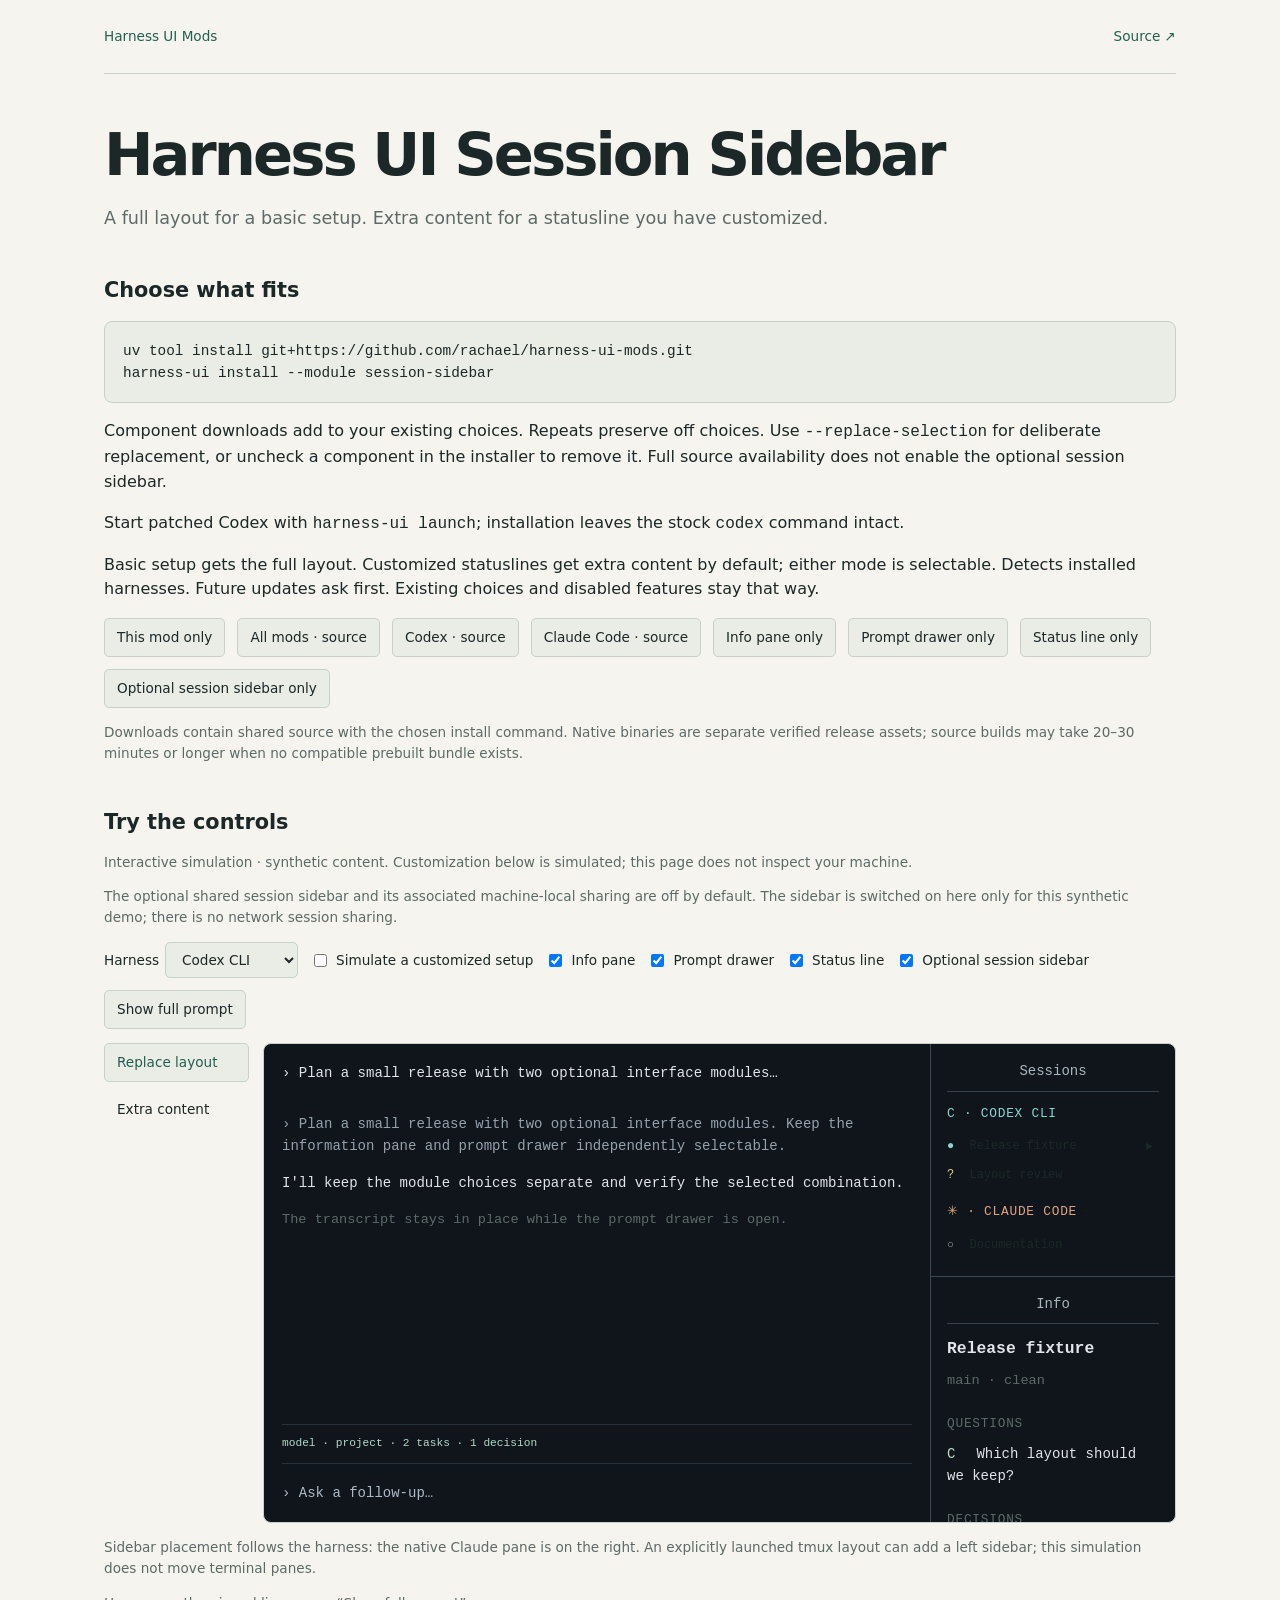
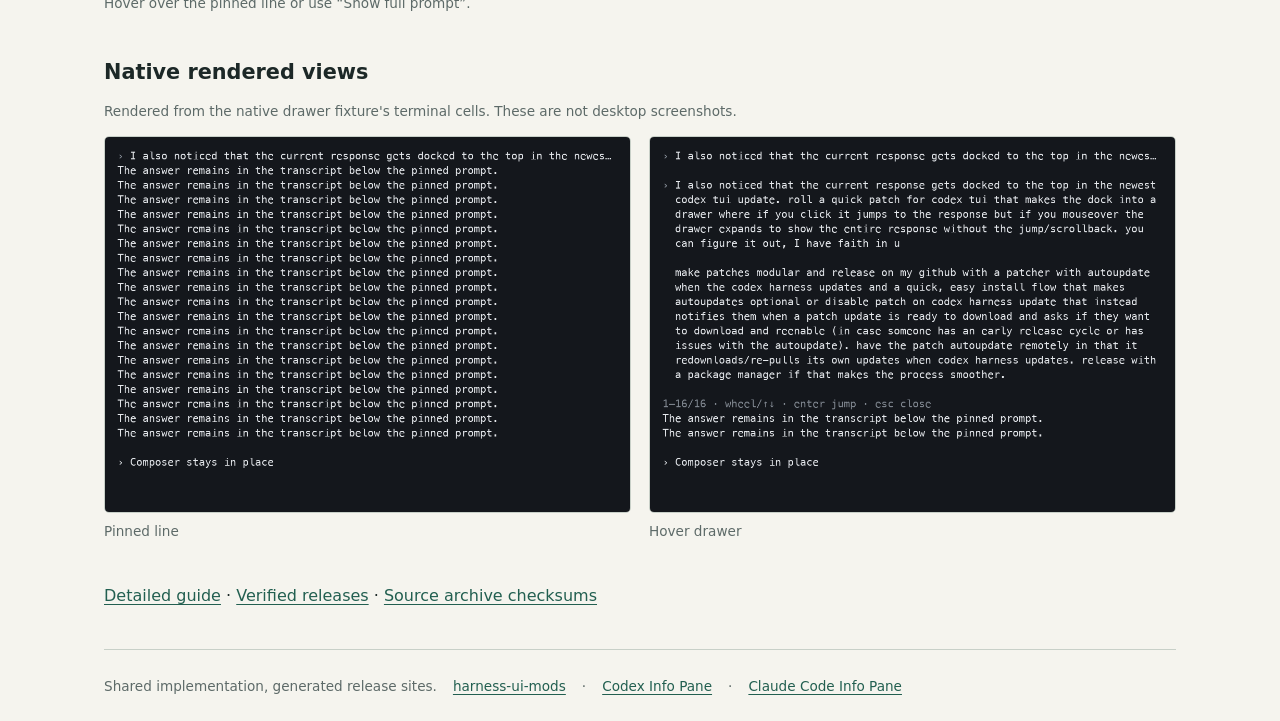
<file: docs/index.html>
<!doctype html>
<html lang="en">
<head>
<meta charset="utf-8"><meta name="viewport" content="width=device-width,initial-scale=1">
<title>Harness UI Session Sidebar</title>
<meta name="description" content="Selectable info pane, prompt drawer, statusline and session sidebar for Codex CLI and Claude Code.">
<link rel="stylesheet" href="style.css"><script src="demo.js" defer></script>
</head>
<body>
<header><a href="https://github.com/rachael/harness-ui-mods">Harness UI Mods</a><a href="https://github.com/rachael/harness-ui-session-sidebar">Source ↗</a></header>
<main>
<h1>Harness UI Session Sidebar</h1><p class="lede">A full layout for a basic setup. Extra content for a statusline you have customized.</p>
<section aria-labelledby="install-title"><h2 id="install-title">Choose what fits</h2>
<pre><code>uv tool install git+https://github.com/rachael/harness-ui-mods.git
harness-ui install --module session-sidebar</code></pre>
<p>Component downloads add to your existing choices. Repeats preserve off choices. Use <code>--replace-selection</code> for deliberate replacement, or uncheck a component in the installer to remove it. Full source availability does not enable the optional session sidebar.</p>
<p>Start patched Codex with <code>harness-ui launch</code>; installation leaves the stock <code>codex</code> command intact.</p>
<p>Basic setup gets the full layout. Customized statuslines get extra content by default; either mode is selectable. Detects installed harnesses. Future updates ask first. Existing choices and disabled features stay that way.</p>
<div class="downloads"><a href="downloads/harness-ui-this-mod-source.zip">This mod only</a><a href="downloads/harness-ui-full-source.zip">All mods · source</a><a href="downloads/harness-ui-codex-source.zip">Codex · source</a><a href="downloads/harness-ui-claude-source.zip">Claude Code · source</a><a href="downloads/harness-ui-info-pane-source.zip">Info pane only</a><a href="downloads/harness-ui-context-drawer-source.zip">Prompt drawer only</a><a href="downloads/harness-ui-statusline-source.zip">Status line only</a><a href="downloads/harness-ui-session-sidebar-source.zip">Optional session sidebar only</a></div>
<p class="small">Downloads contain shared source with the chosen install command. Native binaries are separate verified release assets; source builds may take 20–30 minutes or longer when no compatible prebuilt bundle exists.</p>
</section>
<section aria-labelledby="demo-title"><h2 id="demo-title">Try the controls</h2>
<p id="demo-description" class="small">Interactive simulation · synthetic content. Customization below is simulated; this page does not inspect your machine.</p>
<p id="sharing-description" class="small">The optional shared session sidebar and its associated machine-local sharing are off by default. The sidebar is switched on here only for this synthetic demo; there is no network session sharing.</p>
<div class="controls"><label>Harness <select id="harness"><option value="codex">Codex CLI</option><option value="claude">Claude Code</option></select></label><label><input type="checkbox" id="customized">Simulate a customized setup</label><label><input type="checkbox" id="pane-enabled" checked>Info pane</label><label><input type="checkbox" id="drawer-enabled" checked>Prompt drawer</label><label><input type="checkbox" id="statusline-enabled" checked>Status line</label><label><input type="checkbox" id="sidebar-enabled" aria-describedby="sharing-description" checked>Optional session sidebar</label><button id="expand-toggle" aria-expanded="false" aria-controls="prompt-overlay">Show full prompt</button></div>
<div class="demo-stage"><nav class="layout-tabs" role="tablist" aria-label="Layout mode" aria-orientation="vertical"><button role="tab" id="replace-layout" aria-selected="true" aria-controls="layout-preview">Replace layout</button><button role="tab" id="extra-content" aria-selected="false" aria-controls="layout-preview" tabindex="-1">Extra content</button></nav><div role="tabpanel" id="layout-preview" aria-labelledby="replace-layout"><div class="terminal" aria-describedby="demo-description">
<div class="transcript"><button id="pinned-prompt" aria-controls="prompt-overlay" aria-expanded="false">› Plan a small release with two optional interface modules…</button>
<div id="prompt-overlay" hidden><p>Plan a small release with two optional interface modules. Keep the information pane and prompt drawer independently selectable. Preserve existing settings, show important decisions in one place, and use a verified compatible build.</p><span class="hint">Hover to read · click the pinned line to jump</span></div>
<div class="history"><p id="original-prompt">› Plan a small release with two optional interface modules. Keep the information pane and prompt drawer independently selectable.</p><p>I'll keep the module choices separate and verify the selected combination.</p><p class="muted">The transcript stays in place while the prompt drawer is open.</p></div>
<div class="demo-statusline" id="statusline-view">model · project · 2 tasks · 1 decision</div><div class="composer">› Ask a follow-up…</div></div>
<div class="native-panels" role="region" aria-label="Session sidebar and information pane" tabindex="0"><aside id="session-sidebar" aria-label="Synthetic session sidebar"><div class="pane-heading">Sessions</div><h4 class="codex-heading">C · Codex CLI</h4><div class="session-entry"><button class="session-select" data-session="Release fixture"><span class="activity working" aria-label="Working">●</span> Release fixture</button><button id="session-expand" class="session-expand" aria-expanded="false" aria-controls="session-details" aria-label="Expand Release fixture details">▸</button></div><div id="session-details" hidden><p>main · preparing release</p><p>Working · fixture checks</p></div><div class="session-entry"><button class="session-select" data-session="Layout review"><span class="activity attention" aria-label="Waiting for input">?</span> Layout review</button></div><h4 class="claude-heading">✳ · Claude Code</h4><div class="session-entry"><button class="session-select" data-session="Documentation"><span class="activity idle" aria-label="Idle">○</span> Documentation</button></div></aside><aside id="info-pane"><div class="pane-heading">Info</div><h3>Release fixture</h3><p class="muted">main · clean</p><h4>Questions</h4><p><span class="badge">C</span> Which layout should we keep?</p><h4>Decisions</h4><p><span class="badge">C</span> Keep optional modules separate.</p><h4>Progress</h4><p>✓ Fixture checks passed</p><p>○ Review the native views</p></aside></div></div></div></div>
<p class="small">Sidebar placement follows the harness: the native Claude pane is on the right. An explicitly launched tmux layout can add a left sidebar; this simulation does not move terminal panes.</p><p id="demo-status" class="small" aria-live="polite">Hover over the pinned line or use “Show full prompt”.</p>
</section>
<section aria-labelledby="native-title"><h2 id="native-title">Native rendered views</h2><p class="small">Rendered from the native drawer fixture's terminal cells. These are not desktop screenshots.</p><div class="native-views"><figure><a href="native/pinned-line.png"><img src="native/pinned-line.png" width="1008" height="720" alt="Native rendered pinned prompt line" loading="lazy"></a><figcaption>Pinned line</figcaption></figure><figure><a href="native/hover-drawer.png"><img src="native/hover-drawer.png" width="1008" height="720" alt="Native rendered expanded prompt drawer" loading="lazy"></a><figcaption>Hover drawer</figcaption></figure></div></section>
<p><a href="https://github.com/rachael/harness-ui-session-sidebar/blob/main/docs/guide.md">Detailed guide</a> · <a href="https://github.com/rachael/harness-ui-mods/releases">Verified releases</a> · <a href="downloads/SHA256SUMS">Source archive checksums</a></p>
</main><footer>Shared implementation, generated release sites. <a href="https://github.com/rachael/harness-ui-mods">harness-ui-mods</a> · <a href="https://github.com/rachael/codex-info-pane">Codex Info Pane</a> · <a href="https://github.com/rachael/claude-code-info-pane">Claude Code Info Pane</a></footer>
</body></html>
</file>
<file: docs/style.css>
:root{color-scheme:dark light;--bg:#15181d;--surface:#1e242c;--text:#e8e4d9;--muted:#a4adba;--line:#384350;--accent:#b1dac7;font:16px/1.55 system-ui,sans-serif;background:var(--bg);color:var(--text)}
*{box-sizing:border-box}body{margin:0 auto;max-width:1120px;padding:0 24px}a{color:var(--accent);text-underline-offset:.2em}header,footer{display:flex;justify-content:space-between;flex-wrap:wrap;gap:1rem;padding:26px 0;font-size:.85rem}header{border-bottom:1px solid var(--line)}header a{text-decoration:none}h1{font-size:clamp(2rem,5vw,3.7rem);letter-spacing:-.05em;line-height:1.1;margin:48px 0 16px;max-width:1000px}h2{font-size:1.3rem;margin:0 0 12px}h3,h4{margin:.5rem 0}h4{color:var(--muted);font-size:.8rem;font-weight:400;text-transform:uppercase;letter-spacing:.06em;margin-top:1.4rem}.lede{font-size:1.1rem;color:var(--muted)}section{margin:42px 0}.small,.muted,figcaption{font-size:.85rem;color:var(--muted)}pre{overflow:auto;border:1px solid var(--line);padding:18px;border-radius:8px;font-size:.9rem;background:var(--surface)}
.downloads,.controls{display:flex;gap:12px;flex-wrap:wrap}.downloads a,button,select{border:1px solid var(--line);border-radius:5px;background:var(--surface);color:var(--text);padding:8px 12px;font:inherit}.downloads a{text-decoration:none;font-size:.85rem}.controls{align-items:center;font-size:.85rem;margin-bottom:14px}.controls label{display:flex;gap:6px;align-items:center}button{cursor:pointer}a:focus-visible,button:focus-visible,input:focus-visible,select:focus-visible{outline:2px solid var(--accent);outline-offset:3px}
.terminal{height:480px;position:relative;display:grid;grid-template-columns:minmax(0,1fr) 245px;min-height:350px;border:1px solid var(--line);border-radius:8px;overflow:hidden;background:#10151b;color:#e1e5e9;font:14px/1.6 ui-monospace,SFMono-Regular,Consolas,monospace}.terminal.no-pane{grid-template-columns:1fr}.transcript{position:relative;padding:18px;min-width:0;display:flex;flex-direction:column}#pinned-prompt{display:block;max-width:100%;overflow:hidden;white-space:nowrap;text-overflow:ellipsis;border:0;background:transparent;padding:0;text-align:left;color:inherit;font:inherit}#prompt-overlay{position:absolute;z-index:2;left:10px;right:10px;top:48px;padding:14px 16px;background:#17222c;border:1px solid #66887c;box-shadow:0 12px 20px #0004;max-height:240px;overflow:auto}#prompt-overlay p{margin:0 0 12px}.hint{font-size:.75rem;color:#a9b8c4}.history{padding-top:14px;flex:1}.history p{margin:.9rem 0}#original-prompt{color:#95a2ae}.composer{padding-top:18px;border-top:1px solid #26313d;color:#aebac6}.jump-target{outline:1px solid #b1dac7;outline-offset:4px}#info-pane{padding:16px;border-left:1px solid #3b4754}.pane-heading{color:#aab5bf;text-align:center;border-bottom:1px solid #35414d;padding-bottom:8px;margin-bottom:12px}#info-pane p{margin:.4rem 0}.badge{display:inline-block;min-width:1.5em;color:#b1dac7}.native-views{display:grid;grid-template-columns:1fr 1fr;gap:18px}figure{margin:0}img{max-width:100%;height:auto;display:block;border:1px solid var(--line);border-radius:5px}figcaption{margin-top:8px}footer{border-top:1px solid var(--line);margin-top:40px;color:var(--muted);justify-content:flex-start}.terminal [hidden]{display:none!important}
@media(max-width:680px){body{padding:0 16px}.terminal{grid-template-columns:minmax(0,1fr);font-size:12px}#info-pane{border-left:0;border-top:1px solid #3b4754}.native-views{grid-template-columns:1fr}h1{margin-top:34px}}
@media(prefers-color-scheme:light){:root{--bg:#f5f4ee;--surface:#eaece6;--text:#1c2827;--muted:#5d6a68;--line:#c8d0c8;--accent:#225f50}}

.demo-stage{display:grid;grid-template-columns:145px minmax(0,1fr);gap:14px}.layout-tabs{display:flex;flex-direction:column;gap:8px;align-items:stretch}.layout-tabs button{text-align:left;background:transparent;border-color:transparent;font-size:.85rem}.layout-tabs button[aria-selected=true]{background:var(--surface);border-color:var(--line);color:var(--accent)}.demo-statusline{font-size:.8em;color:#b1dac7;padding:10px 0;border-top:1px solid #26313d}#layout-preview{min-width:0}@media(max-width:680px){.demo-stage{grid-template-columns:1fr}.layout-tabs{flex-direction:row}}

.native-panels{min-width:0;overflow:auto;border-left:1px solid #3b4754}.native-panels #info-pane{border-left:0}.native-panels #info-pane:not([hidden]){border-top:1px solid #3b4754}#session-sidebar{padding:16px}.session-entry{display:flex;align-items:center;gap:4px}.session-select{flex:1;text-align:left;min-width:0;padding:5px 0;background:transparent;border:0;font:inherit;font-size:.85em}.session-expand{padding:2px 6px;background:transparent;border:0}.session-select.selected-session{color:#b1dac7}.activity{display:inline-block;width:1.3em}.working,.codex-heading{color:#85d8d2}.attention{color:#e8c878}.idle{color:#9baab7}.claude-heading{color:#dfa581}#session-sidebar h4{margin-top:12px}#session-details{padding:2px 0 6px 18px;color:#a4adba;font-size:.75em}#session-details p{margin:2px 0}@media(max-width:680px){.native-panels{border-left:0;border-top:1px solid #3b4754}}

.native-panels:focus-visible{outline:2px solid #b1dac7;outline-offset:-3px}
</file>
